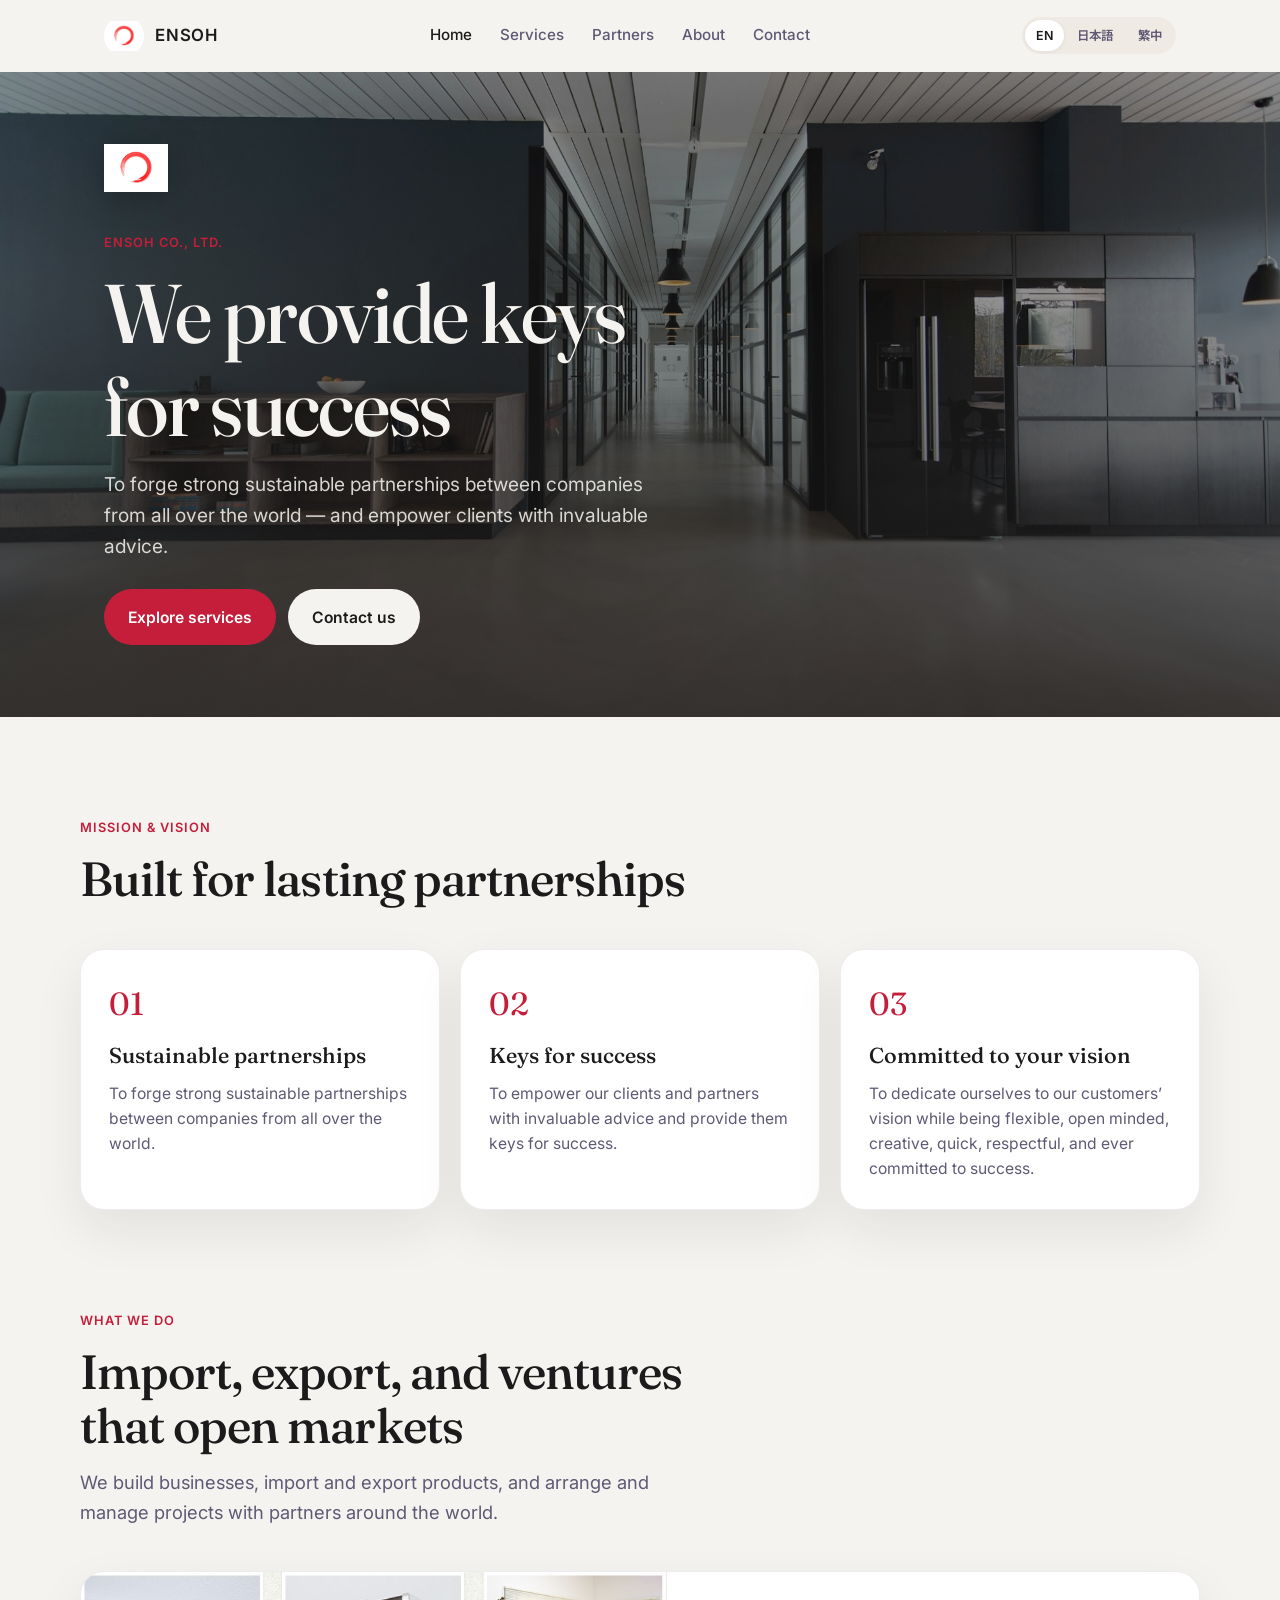
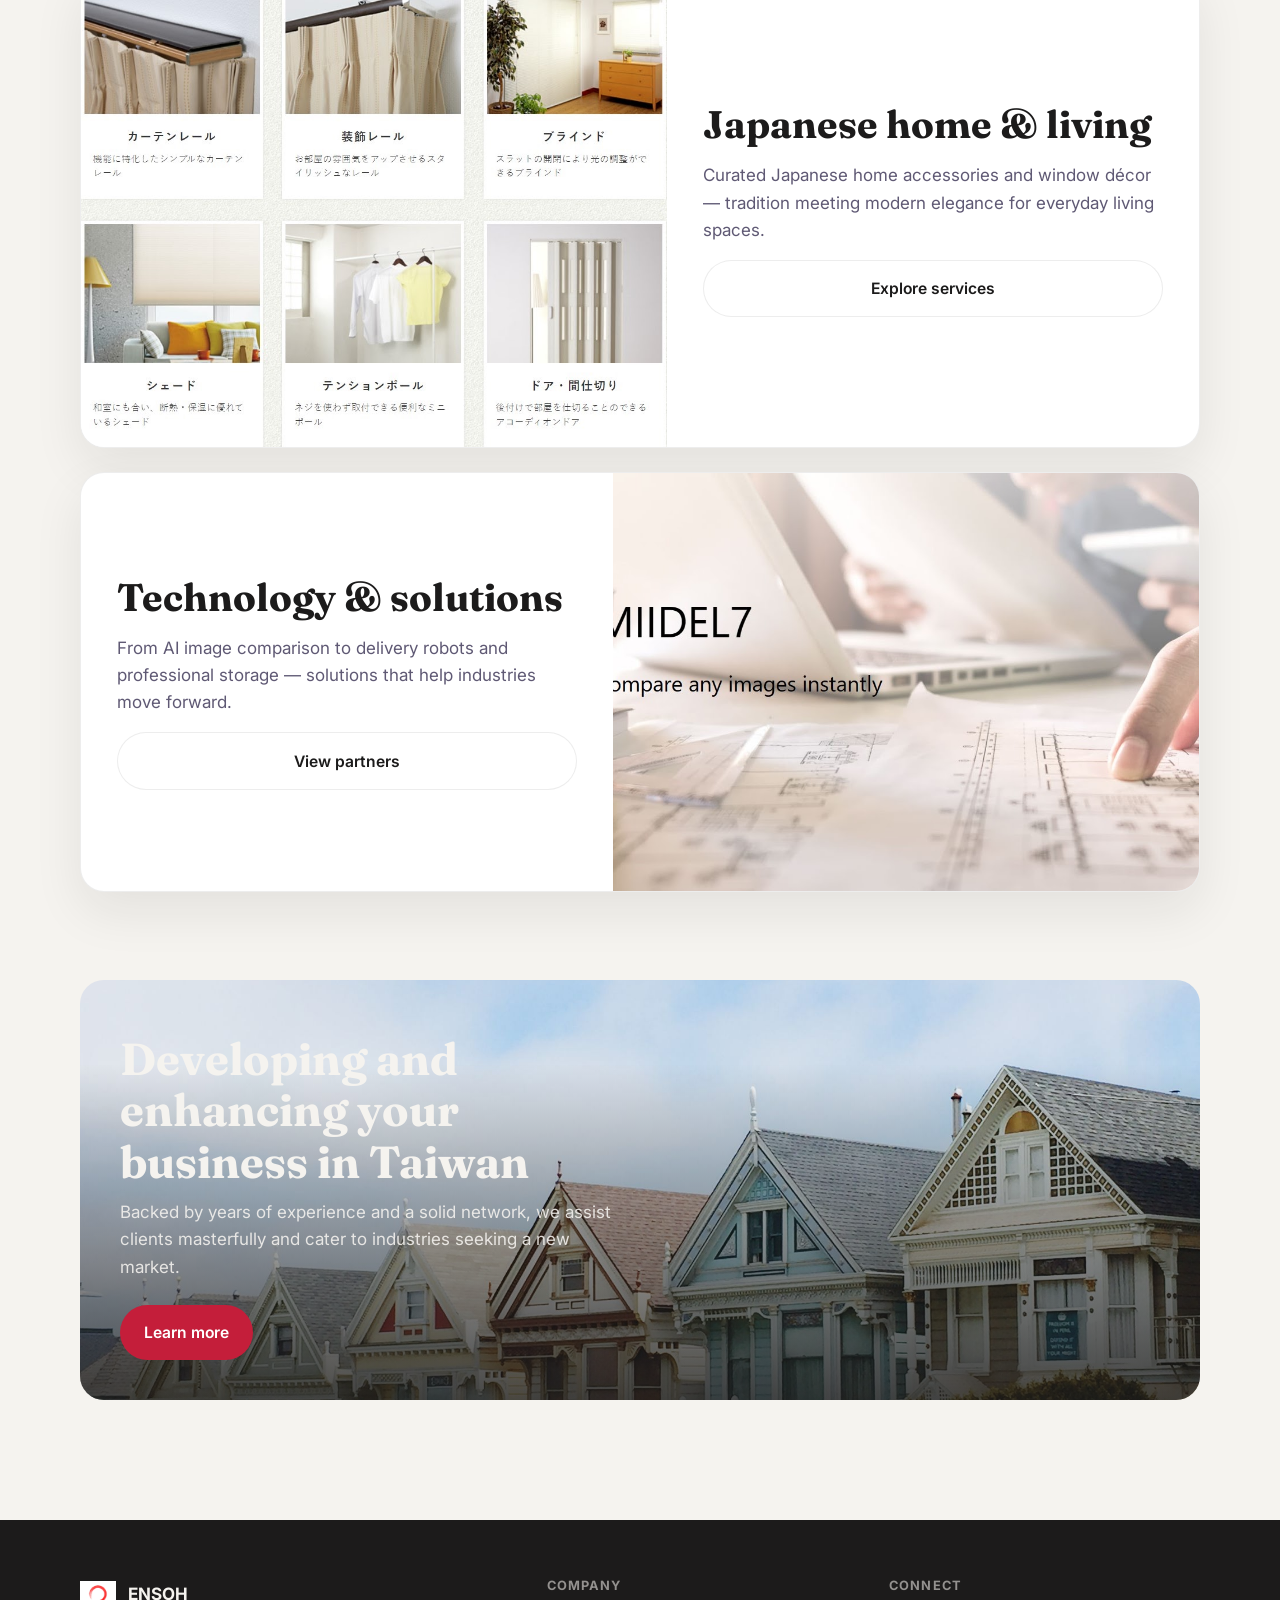
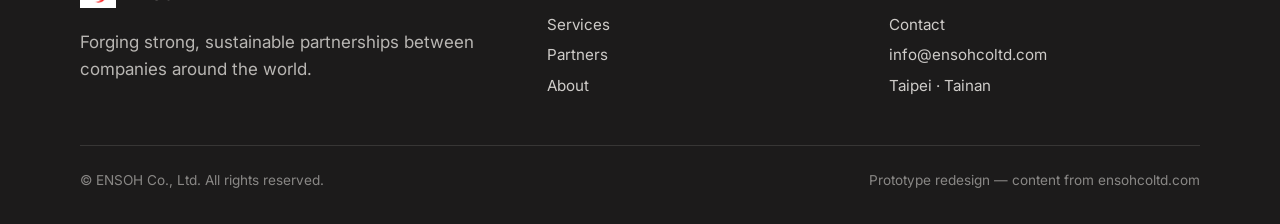
<file: index.html>
<!DOCTYPE html>
<html lang="en">
<head>
  <meta charset="utf-8">
  <meta name="viewport" content="width=device-width, initial-scale=1">
  <meta name="description" content="ENSOH Co., Ltd. — partnerships, import/export, and keys for success in Taiwan.">
  <title>ENSOH — Keys for Success</title>
  <link rel="preconnect" href="https://fonts.googleapis.com">
  <link rel="preconnect" href="https://fonts.gstatic.com" crossorigin>
  <link href="https://fonts.googleapis.com/css2?family=Fraunces:opsz,wght@9..144,500;9..144,600&family=Inter:wght@400;500;600;700&family=Noto+Sans+JP:wght@400;500;700&family=Noto+Sans+TC:wght@400;500;700&family=Noto+Serif+JP:wght@500;600&family=Noto+Serif+TC:wght@500;600&display=swap" rel="stylesheet">
  <link rel="stylesheet" href="assets/css/styles.css">
  <link rel="icon" href="assets/images/brand/enso-logo.jpg">
</head>
<body>
  <a class="skip-link" href="#main">Skip to content</a>
  <header class="site-header">
    <div class="nav-inner">
      <a class="brand" href="index.html">
        <img src="assets/images/brand/enso-logo.jpg" alt="ENSOH ensō mark" width="40" height="40">
        <span class="brand-name">ENSOH</span>
      </a>
      <nav class="nav-links" aria-label="Primary">
        <a href="index.html" aria-current="page" data-i18n="nav.home">Home</a>
        <a href="services.html"  data-i18n="nav.services">Services</a>
        <a href="partners.html"  data-i18n="nav.partners">Partners</a>
        <a href="about.html"  data-i18n="nav.about">About</a>
        <a href="contact.html"  data-i18n="nav.contact">Contact</a>
      </nav>
      <div class="nav-right">
        <div class="lang-switcher" role="group" aria-label="Language">
          <button type="button" data-lang="en" aria-pressed="true">EN</button>
          <button type="button" data-lang="ja" aria-pressed="false">日本語</button>
          <button type="button" data-lang="zh-Hant" aria-pressed="false">繁中</button>
        </div>
        <button class="nav-toggle" type="button" aria-label="Menu" aria-expanded="false"><span></span></button>
      </div>
    </div>
  </header>

  <main id="main">
    <section class="hero">
      <div class="hero-media">
        <img src="assets/images/stock/hero-zen.jpg" alt="Bright modern workspace with soft natural light">
      </div>
      <div class="hero-content">
        <img class="hero-logo-mark" src="assets/images/brand/enso-logo.jpg" alt="">
        <p class="eyebrow" data-i18n="home.eyebrow">ENSOH Co., Ltd.</p>
        <h1 class="display" data-i18n="home.heroTitle">We provide keys for success</h1>
        <p class="lead" data-i18n="home.heroLead"></p>
        <div class="btn-row">
          <a class="btn btn-primary" href="services.html" data-i18n="home.ctaServices">Explore services</a>
          <a class="btn btn-on-dark" href="contact.html" data-i18n="home.ctaContact">Contact us</a>
        </div>
      </div>
    </section>

    <section class="section">
      <div class="container">
        <div class="section-head">
          <p class="eyebrow" data-i18n="home.missionEyebrow"></p>
          <h2 class="display" data-i18n="home.missionTitle"></h2>
        </div>
        <div class="mission-grid">
          <article class="mission-card">
            <div class="num">01</div>
            <h3 data-i18n="home.m1Title"></h3>
            <p data-i18n="home.m1Body"></p>
          </article>
          <article class="mission-card">
            <div class="num">02</div>
            <h3 data-i18n="home.m2Title"></h3>
            <p data-i18n="home.m2Body"></p>
          </article>
          <article class="mission-card">
            <div class="num">03</div>
            <h3 data-i18n="home.m3Title"></h3>
            <p data-i18n="home.m3Body"></p>
          </article>
        </div>
      </div>
    </section>

    <section class="section" style="padding-top:0">
      <div class="container">
        <div class="section-head">
          <p class="eyebrow" data-i18n="home.servicesEyebrow"></p>
          <h2 class="display" data-i18n="home.servicesTitle"></h2>
          <p class="lead" data-i18n="home.servicesLead"></p>
        </div>
        <div class="feature-band" style="margin-bottom:1.5rem">
          <div class="feature-band-media">
            <img src="assets/images/brand/fullness-products.jpg" alt="Japanese home accessory product categories">
          </div>
          <div class="feature-band-body">
            <h2 data-i18n="home.feat1Title"></h2>
            <p data-i18n="home.feat1Body"></p>
            <a class="btn btn-secondary" href="services.html" data-i18n="common.exploreServices"></a>
          </div>
        </div>
        <div class="feature-band reverse">
          <div class="feature-band-media">
            <img src="assets/images/brand/miidel7.jpg" alt="MIIDEL drawing comparison software">
          </div>
          <div class="feature-band-body">
            <h2 data-i18n="home.feat2Title"></h2>
            <p data-i18n="home.feat2Body"></p>
            <a class="btn btn-secondary" href="partners.html" data-i18n="common.viewPartners"></a>
          </div>
        </div>
      </div>
    </section>

    <section class="section" style="padding-top:0">
      <div class="container">
        <div class="photo-cta">
          <img src="assets/images/stock/taipei-pexels.jpg" alt="Taipei cityscape">
          <div class="photo-cta-body">
            <h2 data-i18n="home.aboutTeaserTitle"></h2>
            <p data-i18n="home.aboutTeaserBody"></p>
            <a class="btn btn-primary" href="about.html" data-i18n="common.learnMore"></a>
          </div>
        </div>
      </div>
    </section>
  </main>
  <footer class="site-footer">
    <div class="footer-inner">
      <div>
        <div class="footer-brand">
          <img src="assets/images/brand/enso-logo.jpg" alt="" width="36" height="36">
          <strong>ENSOH</strong>
        </div>
        <p class="muted" style="color:rgba(245,243,239,.72)" data-i18n="footer.tagline"></p>
      </div>
      <div class="footer-col">
        <h4 data-i18n="footer.company">Company</h4>
        <a href="services.html" data-i18n="nav.services">Services</a>
        <a href="partners.html" data-i18n="nav.partners">Partners</a>
        <a href="about.html" data-i18n="nav.about">About</a>
      </div>
      <div class="footer-col">
        <h4 data-i18n="footer.connect">Connect</h4>
        <a href="contact.html" data-i18n="nav.contact">Contact</a>
        <a href="mailto:info@ensohcoltd.com">info@ensohcoltd.com</a>
        <p>Taipei · Tainan</p>
      </div>
    </div>
    <div class="footer-bottom">
      <span>© ENSOH Co., Ltd. <span data-i18n="footer.rights"></span></span>
      <span data-i18n="common.prototypeNote"></span>
    </div>
  </footer>
  <script src="assets/js/i18n.js"></script>
  <script src="assets/js/app.js"></script>
</body>
</html>
</file>
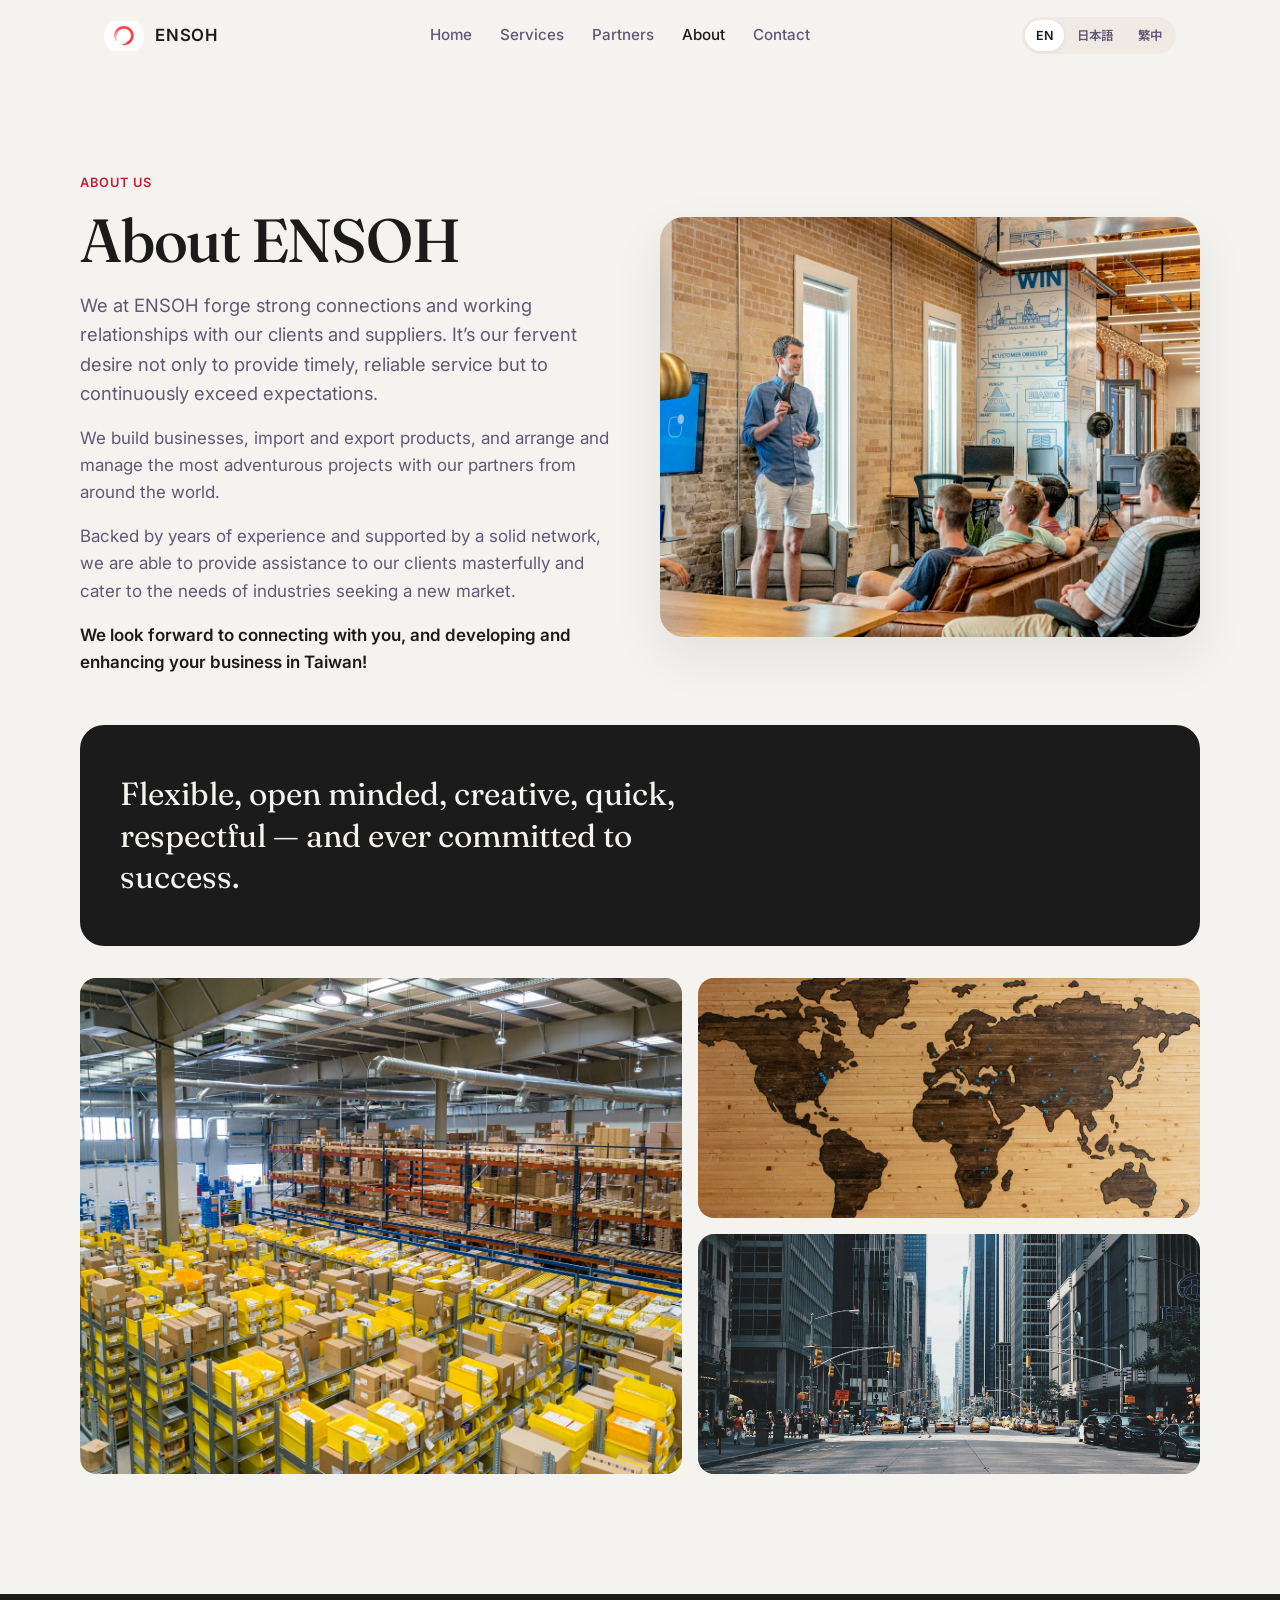
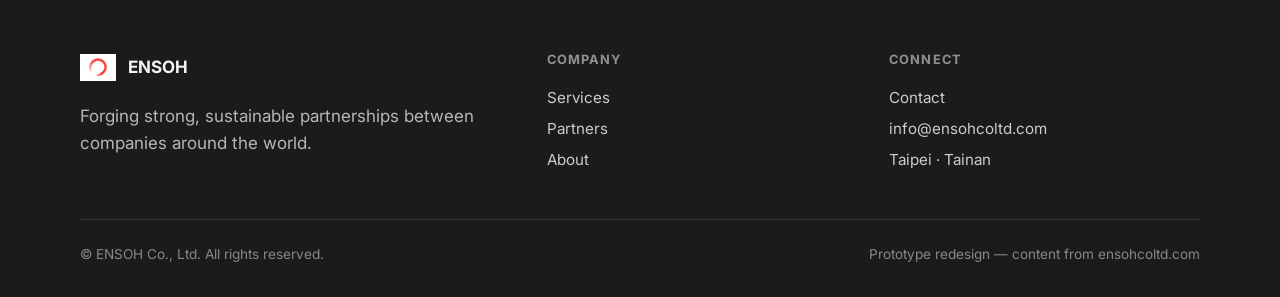
<file: about.html>
<!DOCTYPE html>
<html lang="en">
<head>
  <meta charset="utf-8">
  <meta name="viewport" content="width=device-width, initial-scale=1">
  <meta name="description" content="ENSOH Co., Ltd. — partnerships, import/export, and keys for success in Taiwan.">
  <title>ENSOH — About</title>
  <link rel="preconnect" href="https://fonts.googleapis.com">
  <link rel="preconnect" href="https://fonts.gstatic.com" crossorigin>
  <link href="https://fonts.googleapis.com/css2?family=Fraunces:opsz,wght@9..144,500;9..144,600&family=Inter:wght@400;500;600;700&family=Noto+Sans+JP:wght@400;500;700&family=Noto+Sans+TC:wght@400;500;700&family=Noto+Serif+JP:wght@500;600&family=Noto+Serif+TC:wght@500;600&display=swap" rel="stylesheet">
  <link rel="stylesheet" href="assets/css/styles.css">
  <link rel="icon" href="assets/images/brand/enso-logo.jpg">
</head>
<body>
  <a class="skip-link" href="#main">Skip to content</a>
  <header class="site-header">
    <div class="nav-inner">
      <a class="brand" href="index.html">
        <img src="assets/images/brand/enso-logo.jpg" alt="ENSOH ensō mark" width="40" height="40">
        <span class="brand-name">ENSOH</span>
      </a>
      <nav class="nav-links" aria-label="Primary">
        <a href="index.html"  data-i18n="nav.home">Home</a>
        <a href="services.html"  data-i18n="nav.services">Services</a>
        <a href="partners.html"  data-i18n="nav.partners">Partners</a>
        <a href="about.html" aria-current="page" data-i18n="nav.about">About</a>
        <a href="contact.html"  data-i18n="nav.contact">Contact</a>
      </nav>
      <div class="nav-right">
        <div class="lang-switcher" role="group" aria-label="Language">
          <button type="button" data-lang="en" aria-pressed="true">EN</button>
          <button type="button" data-lang="ja" aria-pressed="false">日本語</button>
          <button type="button" data-lang="zh-Hant" aria-pressed="false">繁中</button>
        </div>
        <button class="nav-toggle" type="button" aria-label="Menu" aria-expanded="false"><span></span></button>
      </div>
    </div>
  </header>

  <main id="main">
    <section class="section">
      <div class="container about-hero">
        <div>
          <p class="eyebrow" data-i18n="about.eyebrow"></p>
          <h1 class="display" data-i18n="about.title"></h1>
          <p class="lead" data-i18n="about.p1"></p>
          <p class="muted" data-i18n="about.p2" style="margin-top:1rem"></p>
          <p class="muted" data-i18n="about.p3" style="margin-top:1rem"></p>
          <p style="margin-top:1rem;font-weight:600" data-i18n="about.p4"></p>
        </div>
        <div class="about-hero-media">
          <img src="assets/images/stock/handshake-abstract.jpg" alt="Collaborative business meeting">
        </div>
      </div>
      <div class="container">
        <div class="quote-block">
          <p data-i18n="about.quote"></p>
        </div>
        <div class="mosaic" style="margin-top:2rem">
          <img class="tall" src="assets/images/stock/shipping.jpg" alt="Warehouse logistics">
          <img src="assets/images/stock/global.jpg" alt="World travel map">
          <img src="assets/images/stock/asia-city.jpg" alt="City skyline">
        </div>
      </div>
    </section>
  </main>
  <footer class="site-footer">
    <div class="footer-inner">
      <div>
        <div class="footer-brand">
          <img src="assets/images/brand/enso-logo.jpg" alt="" width="36" height="36">
          <strong>ENSOH</strong>
        </div>
        <p class="muted" style="color:rgba(245,243,239,.72)" data-i18n="footer.tagline"></p>
      </div>
      <div class="footer-col">
        <h4 data-i18n="footer.company">Company</h4>
        <a href="services.html" data-i18n="nav.services">Services</a>
        <a href="partners.html" data-i18n="nav.partners">Partners</a>
        <a href="about.html" data-i18n="nav.about">About</a>
      </div>
      <div class="footer-col">
        <h4 data-i18n="footer.connect">Connect</h4>
        <a href="contact.html" data-i18n="nav.contact">Contact</a>
        <a href="mailto:info@ensohcoltd.com">info@ensohcoltd.com</a>
        <p>Taipei · Tainan</p>
      </div>
    </div>
    <div class="footer-bottom">
      <span>© ENSOH Co., Ltd. <span data-i18n="footer.rights"></span></span>
      <span data-i18n="common.prototypeNote"></span>
    </div>
  </footer>
  <script src="assets/js/i18n.js"></script>
  <script src="assets/js/app.js"></script>
</body>
</html>
</file>
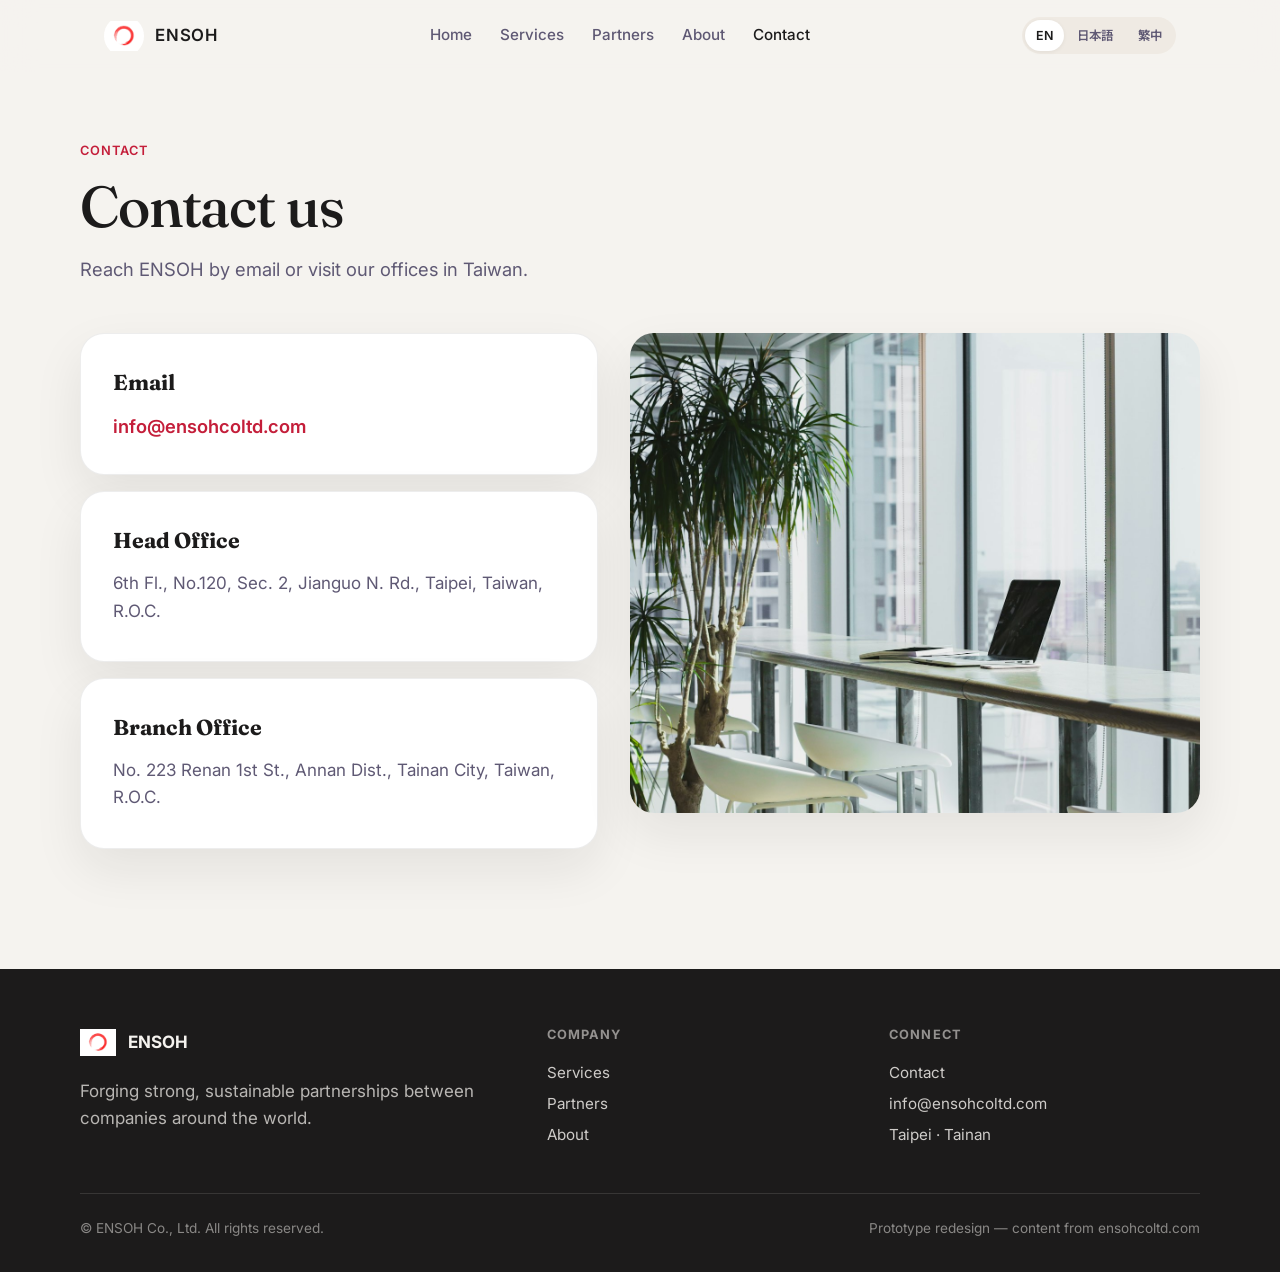
<file: contact.html>
<!DOCTYPE html>
<html lang="en">
<head>
  <meta charset="utf-8">
  <meta name="viewport" content="width=device-width, initial-scale=1">
  <meta name="description" content="ENSOH Co., Ltd. — partnerships, import/export, and keys for success in Taiwan.">
  <title>ENSOH — Contact</title>
  <link rel="preconnect" href="https://fonts.googleapis.com">
  <link rel="preconnect" href="https://fonts.gstatic.com" crossorigin>
  <link href="https://fonts.googleapis.com/css2?family=Fraunces:opsz,wght@9..144,500;9..144,600&family=Inter:wght@400;500;600;700&family=Noto+Sans+JP:wght@400;500;700&family=Noto+Sans+TC:wght@400;500;700&family=Noto+Serif+JP:wght@500;600&family=Noto+Serif+TC:wght@500;600&display=swap" rel="stylesheet">
  <link rel="stylesheet" href="assets/css/styles.css">
  <link rel="icon" href="assets/images/brand/enso-logo.jpg">
</head>
<body>
  <a class="skip-link" href="#main">Skip to content</a>
  <header class="site-header">
    <div class="nav-inner">
      <a class="brand" href="index.html">
        <img src="assets/images/brand/enso-logo.jpg" alt="ENSOH ensō mark" width="40" height="40">
        <span class="brand-name">ENSOH</span>
      </a>
      <nav class="nav-links" aria-label="Primary">
        <a href="index.html"  data-i18n="nav.home">Home</a>
        <a href="services.html"  data-i18n="nav.services">Services</a>
        <a href="partners.html"  data-i18n="nav.partners">Partners</a>
        <a href="about.html"  data-i18n="nav.about">About</a>
        <a href="contact.html" aria-current="page" data-i18n="nav.contact">Contact</a>
      </nav>
      <div class="nav-right">
        <div class="lang-switcher" role="group" aria-label="Language">
          <button type="button" data-lang="en" aria-pressed="true">EN</button>
          <button type="button" data-lang="ja" aria-pressed="false">日本語</button>
          <button type="button" data-lang="zh-Hant" aria-pressed="false">繁中</button>
        </div>
        <button class="nav-toggle" type="button" aria-label="Menu" aria-expanded="false"><span></span></button>
      </div>
    </div>
  </header>

  <main id="main">
    <section class="page-hero">
      <div class="container">
        <p class="eyebrow" data-i18n="contact.eyebrow"></p>
        <h1 class="display" data-i18n="contact.title"></h1>
        <p class="lead" data-i18n="contact.lead"></p>
      </div>
    </section>
    <section class="section" style="padding-top:1rem">
      <div class="container contact-grid">
        <div>
          <div class="contact-card">
            <h3 data-i18n="contact.emailLabel"></h3>
            <a class="email" href="mailto:info@ensohcoltd.com" data-i18n="contact.email">info@ensohcoltd.com</a>
          </div>
          <div class="contact-card">
            <h3 data-i18n="contact.headOffice"></h3>
            <p data-i18n="contact.headAddr"></p>
          </div>
          <div class="contact-card">
            <h3 data-i18n="contact.branchOffice"></h3>
            <p data-i18n="contact.branchAddr"></p>
          </div>
        </div>
        <div class="contact-visual">
          <img src="assets/images/stock/contact-workspace.jpg" alt="Bright office workspace">
        </div>
      </div>
    </section>
  </main>
  <footer class="site-footer">
    <div class="footer-inner">
      <div>
        <div class="footer-brand">
          <img src="assets/images/brand/enso-logo.jpg" alt="" width="36" height="36">
          <strong>ENSOH</strong>
        </div>
        <p class="muted" style="color:rgba(245,243,239,.72)" data-i18n="footer.tagline"></p>
      </div>
      <div class="footer-col">
        <h4 data-i18n="footer.company">Company</h4>
        <a href="services.html" data-i18n="nav.services">Services</a>
        <a href="partners.html" data-i18n="nav.partners">Partners</a>
        <a href="about.html" data-i18n="nav.about">About</a>
      </div>
      <div class="footer-col">
        <h4 data-i18n="footer.connect">Connect</h4>
        <a href="contact.html" data-i18n="nav.contact">Contact</a>
        <a href="mailto:info@ensohcoltd.com">info@ensohcoltd.com</a>
        <p>Taipei · Tainan</p>
      </div>
    </div>
    <div class="footer-bottom">
      <span>© ENSOH Co., Ltd. <span data-i18n="footer.rights"></span></span>
      <span data-i18n="common.prototypeNote"></span>
    </div>
  </footer>
  <script src="assets/js/i18n.js"></script>
  <script src="assets/js/app.js"></script>
</body>
</html>
</file>
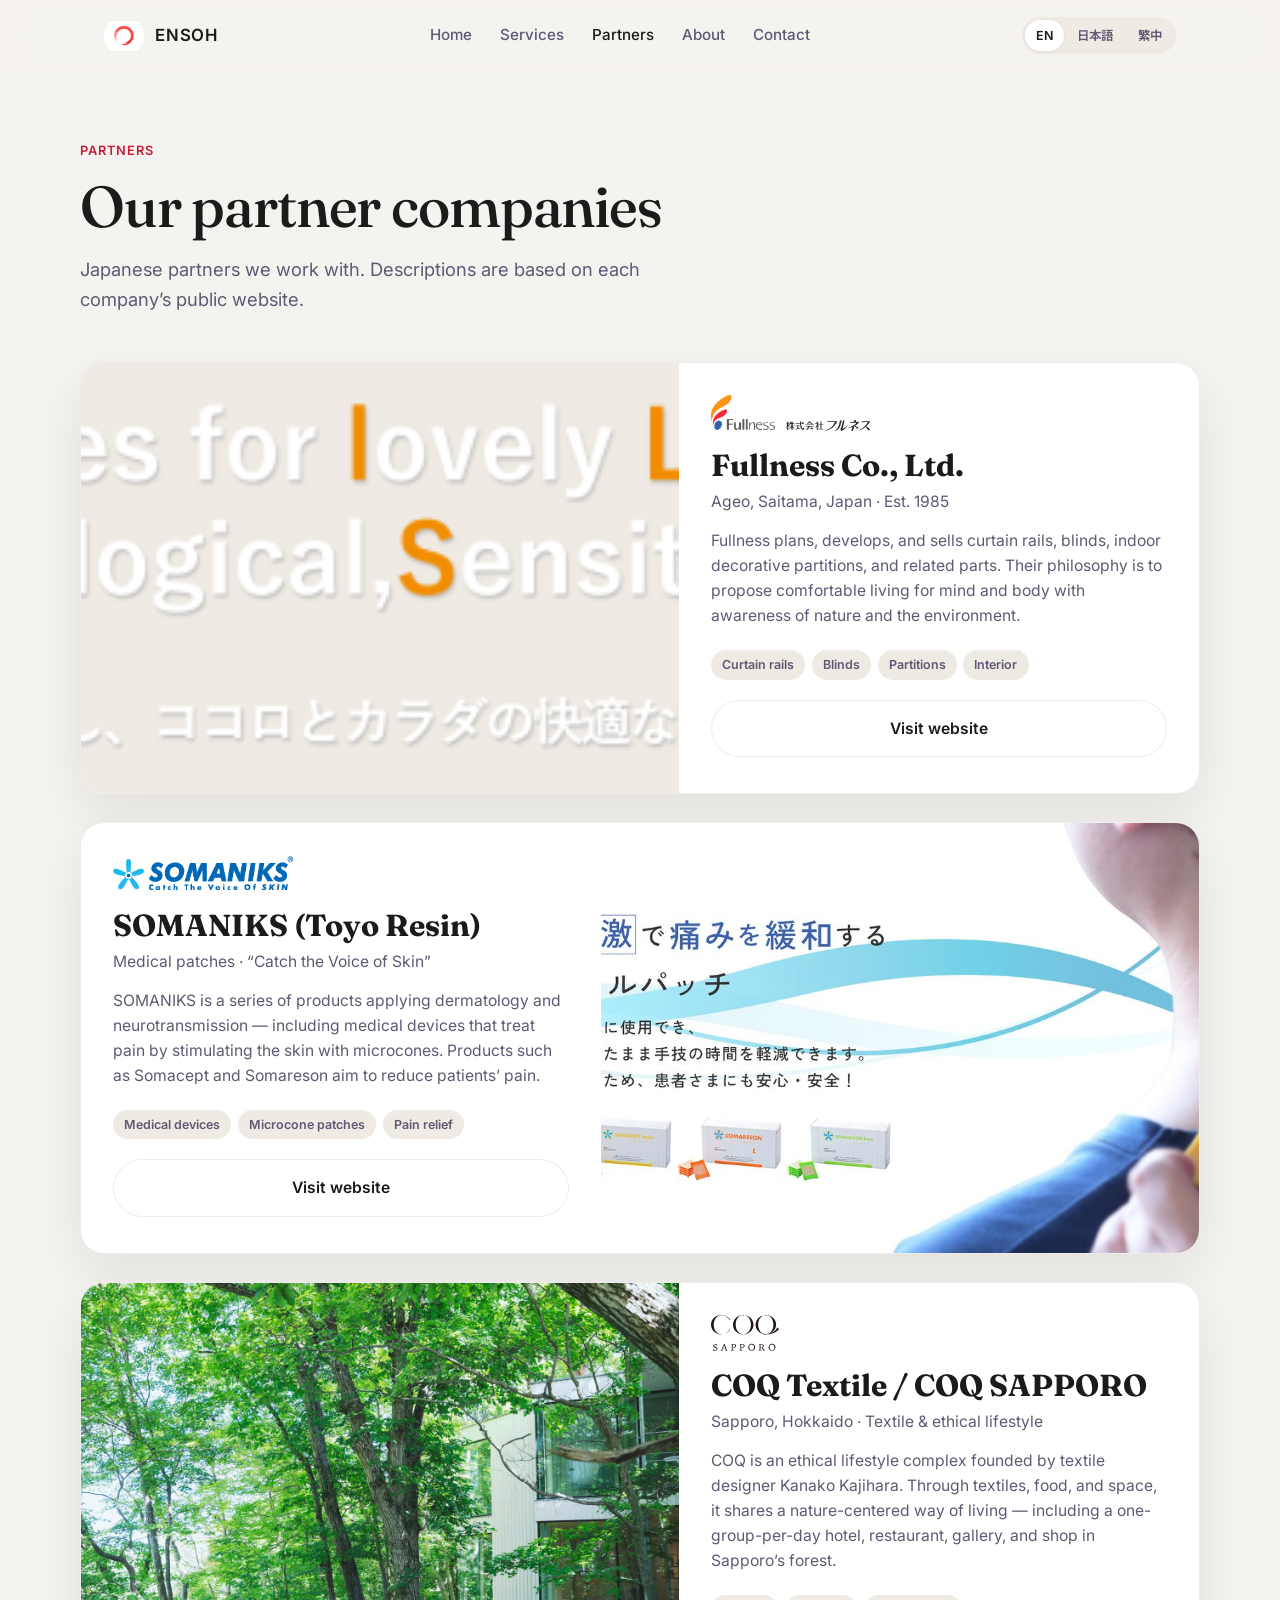
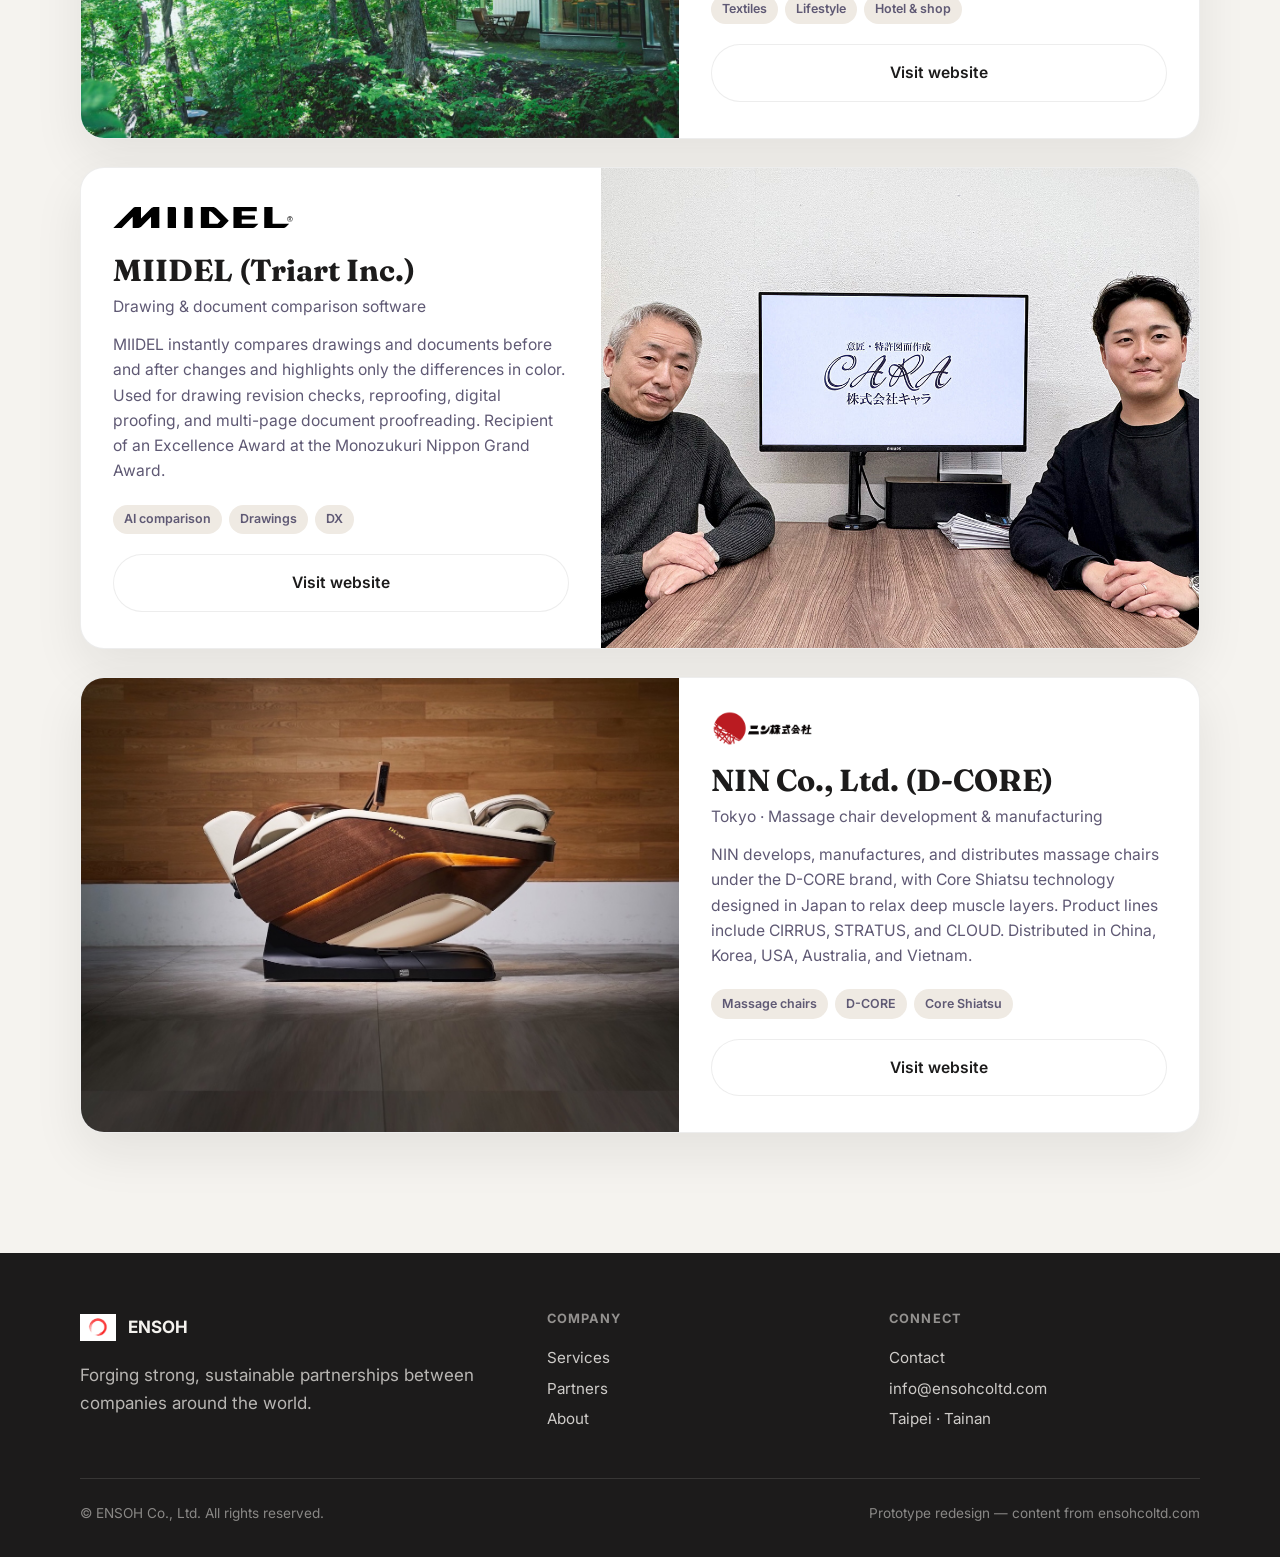
<file: partners.html>
<!DOCTYPE html>
<html lang="en">
<head>
  <meta charset="utf-8">
  <meta name="viewport" content="width=device-width, initial-scale=1">
  <meta name="description" content="ENSOH Co., Ltd. — partnerships, import/export, and keys for success in Taiwan.">
  <title>ENSOH — Partners</title>
  <link rel="preconnect" href="https://fonts.googleapis.com">
  <link rel="preconnect" href="https://fonts.gstatic.com" crossorigin>
  <link href="https://fonts.googleapis.com/css2?family=Fraunces:opsz,wght@9..144,500;9..144,600&family=Inter:wght@400;500;600;700&family=Noto+Sans+JP:wght@400;500;700&family=Noto+Sans+TC:wght@400;500;700&family=Noto+Serif+JP:wght@500;600&family=Noto+Serif+TC:wght@500;600&display=swap" rel="stylesheet">
  <link rel="stylesheet" href="assets/css/styles.css">
  <link rel="icon" href="assets/images/brand/enso-logo.jpg">
</head>
<body>
  <a class="skip-link" href="#main">Skip to content</a>
  <header class="site-header">
    <div class="nav-inner">
      <a class="brand" href="index.html">
        <img src="assets/images/brand/enso-logo.jpg" alt="ENSOH ensō mark" width="40" height="40">
        <span class="brand-name">ENSOH</span>
      </a>
      <nav class="nav-links" aria-label="Primary">
        <a href="index.html"  data-i18n="nav.home">Home</a>
        <a href="services.html"  data-i18n="nav.services">Services</a>
        <a href="partners.html" aria-current="page" data-i18n="nav.partners">Partners</a>
        <a href="about.html"  data-i18n="nav.about">About</a>
        <a href="contact.html"  data-i18n="nav.contact">Contact</a>
      </nav>
      <div class="nav-right">
        <div class="lang-switcher" role="group" aria-label="Language">
          <button type="button" data-lang="en" aria-pressed="true">EN</button>
          <button type="button" data-lang="ja" aria-pressed="false">日本語</button>
          <button type="button" data-lang="zh-Hant" aria-pressed="false">繁中</button>
        </div>
        <button class="nav-toggle" type="button" aria-label="Menu" aria-expanded="false"><span></span></button>
      </div>
    </div>
  </header>

  <main id="main">
    <section class="page-hero">
      <div class="container">
        <p class="eyebrow" data-i18n="partners.eyebrow"></p>
        <h1 class="display" data-i18n="partners.title"></h1>
        <p class="lead" data-i18n="partners.lead"></p>
      </div>
    </section>
    <section class="section" style="padding-top:1rem">
      <div class="container partners-grid">
        <article class="partner-card">
          <div class="partner-media"><img class="cover" src="assets/images/partners/fullness/mainimage.jpg" alt="Fullness interior products"></div>
          <div class="partner-body">
            <img class="partner-logo" src="assets/images/partners/fullness/logo.jpg" alt="Fullness logo">
            <h3 data-i18n="partners.p1Name"></h3>
            <p class="partner-meta" data-i18n="partners.p1Meta"></p>
            <p data-i18n="partners.p1Body"></p>
            <div class="partner-tags" data-i18n-tags="partners.p1Tags"></div>
            <a class="btn btn-secondary" data-i18n="common.visitSite" data-i18n-href="partners.p1Url" href="https://www.fullness.ne.jp/" target="_blank" rel="noopener"></a>
          </div>
        </article>
        <article class="partner-card">
          <div class="partner-media"><img class="cover" src="assets/images/partners/somaniks/hero-products.jpg" alt="SOMANIKS medical patches"></div>
          <div class="partner-body">
            <img class="partner-logo" src="assets/images/partners/somaniks/logo.png" alt="SOMANIKS logo">
            <h3 data-i18n="partners.p2Name"></h3>
            <p class="partner-meta" data-i18n="partners.p2Meta"></p>
            <p data-i18n="partners.p2Body"></p>
            <div class="partner-tags" data-i18n-tags="partners.p2Tags"></div>
            <a class="btn btn-secondary" data-i18n="common.visitSite" data-i18n-href="partners.p2Url" href="https://somaniks.jp/" target="_blank" rel="noopener"></a>
          </div>
        </article>
        <article class="partner-card">
          <div class="partner-media"><img class="cover" src="assets/images/partners/coq/hero-01.jpg" alt="COQ Sapporo natural setting"></div>
          <div class="partner-body">
            <img class="partner-logo" src="assets/images/partners/coq/logo-black.svg" alt="COQ logo">
            <h3 data-i18n="partners.p3Name"></h3>
            <p class="partner-meta" data-i18n="partners.p3Meta"></p>
            <p data-i18n="partners.p3Body"></p>
            <div class="partner-tags" data-i18n-tags="partners.p3Tags"></div>
            <a class="btn btn-secondary" data-i18n="common.visitSite" data-i18n-href="partners.p3Url" href="https://coq-textile.jp/" target="_blank" rel="noopener"></a>
          </div>
        </article>
        <article class="partner-card">
          <div class="partner-media"><img class="cover" src="assets/images/partners/miidel/hero.jpg" alt="MIIDEL product visual"></div>
          <div class="partner-body">
            <img class="partner-logo" src="assets/images/partners/miidel/logo.svg" alt="MIIDEL logo">
            <h3 data-i18n="partners.p4Name"></h3>
            <p class="partner-meta" data-i18n="partners.p4Meta"></p>
            <p data-i18n="partners.p4Body"></p>
            <div class="partner-tags" data-i18n-tags="partners.p4Tags"></div>
            <a class="btn btn-secondary" data-i18n="common.visitSite" data-i18n-href="partners.p4Url" href="https://miidel.com/" target="_blank" rel="noopener"></a>
          </div>
        </article>
        <article class="partner-card">
          <div class="partner-media"><img class="cover" src="assets/images/partners/nin/product-a1.jpg" alt="D-CORE massage chair"></div>
          <div class="partner-body">
            <img class="partner-logo" src="assets/images/partners/nin/jp-logo.png" alt="NIN logo">
            <h3 data-i18n="partners.p5Name"></h3>
            <p class="partner-meta" data-i18n="partners.p5Meta"></p>
            <p data-i18n="partners.p5Body"></p>
            <div class="partner-tags" data-i18n-tags="partners.p5Tags"></div>
            <a class="btn btn-secondary" data-i18n="common.visitSite" data-i18n-href="partners.p5Url" href="https://nin-japan.co.jp/en/" target="_blank" rel="noopener"></a>
          </div>
        </article>
      </div>
    </section>
  </main>
  <footer class="site-footer">
    <div class="footer-inner">
      <div>
        <div class="footer-brand">
          <img src="assets/images/brand/enso-logo.jpg" alt="" width="36" height="36">
          <strong>ENSOH</strong>
        </div>
        <p class="muted" style="color:rgba(245,243,239,.72)" data-i18n="footer.tagline"></p>
      </div>
      <div class="footer-col">
        <h4 data-i18n="footer.company">Company</h4>
        <a href="services.html" data-i18n="nav.services">Services</a>
        <a href="partners.html" data-i18n="nav.partners">Partners</a>
        <a href="about.html" data-i18n="nav.about">About</a>
      </div>
      <div class="footer-col">
        <h4 data-i18n="footer.connect">Connect</h4>
        <a href="contact.html" data-i18n="nav.contact">Contact</a>
        <a href="mailto:info@ensohcoltd.com">info@ensohcoltd.com</a>
        <p>Taipei · Tainan</p>
      </div>
    </div>
    <div class="footer-bottom">
      <span>© ENSOH Co., Ltd. <span data-i18n="footer.rights"></span></span>
      <span data-i18n="common.prototypeNote"></span>
    </div>
  </footer>
  <script src="assets/js/i18n.js"></script>
  <script src="assets/js/app.js"></script>
</body>
</html>
</file>
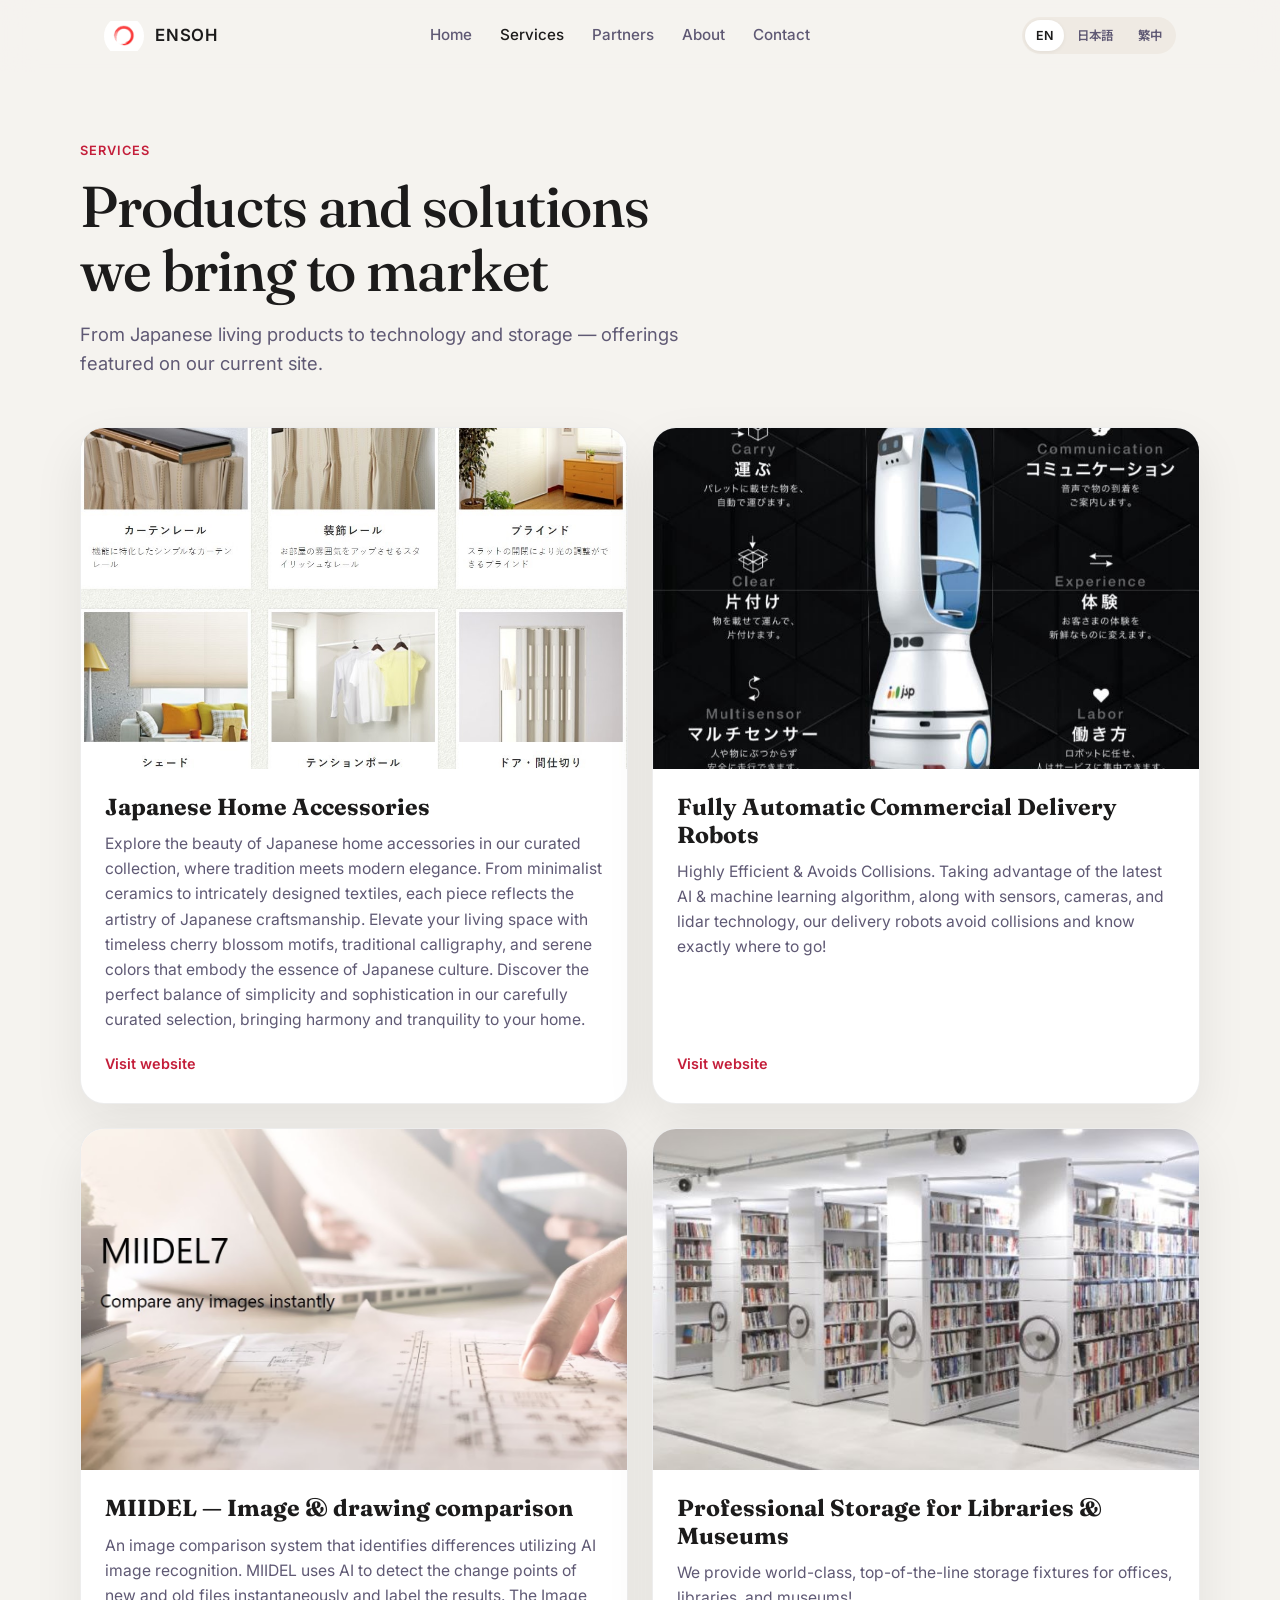
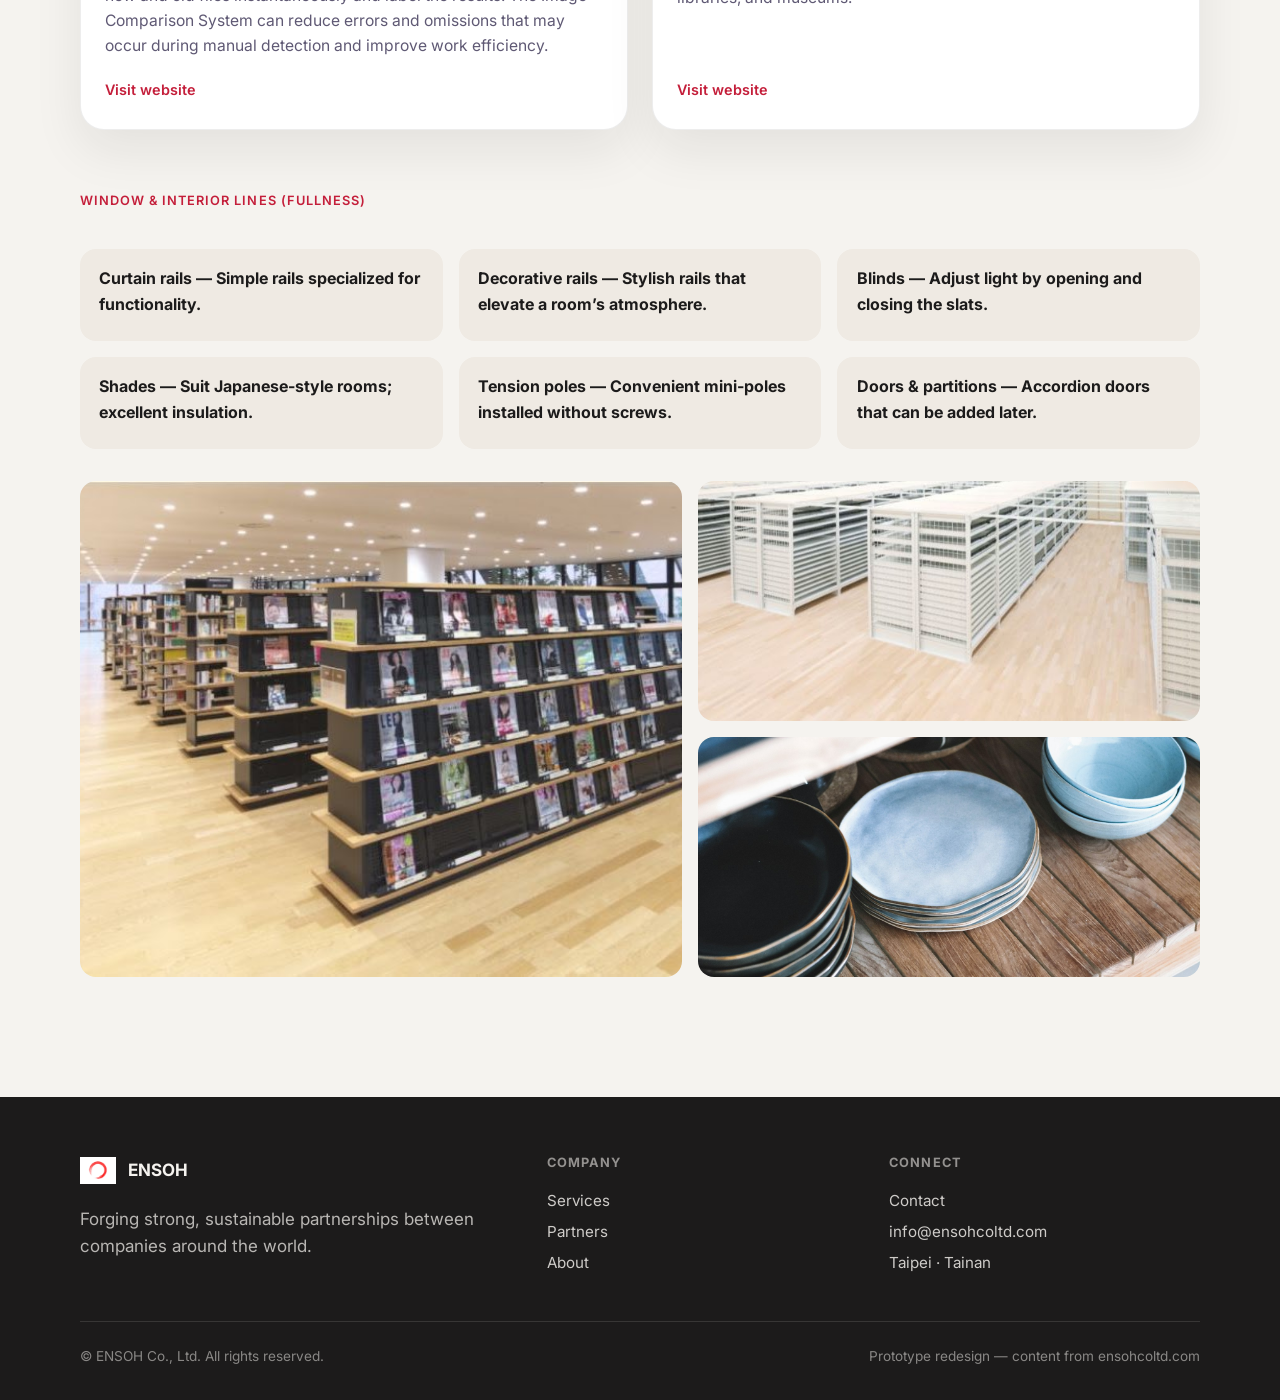
<file: services.html>
<!DOCTYPE html>
<html lang="en">
<head>
  <meta charset="utf-8">
  <meta name="viewport" content="width=device-width, initial-scale=1">
  <meta name="description" content="ENSOH Co., Ltd. — partnerships, import/export, and keys for success in Taiwan.">
  <title>ENSOH — Services</title>
  <link rel="preconnect" href="https://fonts.googleapis.com">
  <link rel="preconnect" href="https://fonts.gstatic.com" crossorigin>
  <link href="https://fonts.googleapis.com/css2?family=Fraunces:opsz,wght@9..144,500;9..144,600&family=Inter:wght@400;500;600;700&family=Noto+Sans+JP:wght@400;500;700&family=Noto+Sans+TC:wght@400;500;700&family=Noto+Serif+JP:wght@500;600&family=Noto+Serif+TC:wght@500;600&display=swap" rel="stylesheet">
  <link rel="stylesheet" href="assets/css/styles.css">
  <link rel="icon" href="assets/images/brand/enso-logo.jpg">
</head>
<body>
  <a class="skip-link" href="#main">Skip to content</a>
  <header class="site-header">
    <div class="nav-inner">
      <a class="brand" href="index.html">
        <img src="assets/images/brand/enso-logo.jpg" alt="ENSOH ensō mark" width="40" height="40">
        <span class="brand-name">ENSOH</span>
      </a>
      <nav class="nav-links" aria-label="Primary">
        <a href="index.html"  data-i18n="nav.home">Home</a>
        <a href="services.html" aria-current="page" data-i18n="nav.services">Services</a>
        <a href="partners.html"  data-i18n="nav.partners">Partners</a>
        <a href="about.html"  data-i18n="nav.about">About</a>
        <a href="contact.html"  data-i18n="nav.contact">Contact</a>
      </nav>
      <div class="nav-right">
        <div class="lang-switcher" role="group" aria-label="Language">
          <button type="button" data-lang="en" aria-pressed="true">EN</button>
          <button type="button" data-lang="ja" aria-pressed="false">日本語</button>
          <button type="button" data-lang="zh-Hant" aria-pressed="false">繁中</button>
        </div>
        <button class="nav-toggle" type="button" aria-label="Menu" aria-expanded="false"><span></span></button>
      </div>
    </div>
  </header>

  <main id="main">
    <section class="page-hero">
      <div class="container">
        <p class="eyebrow" data-i18n="services.eyebrow"></p>
        <h1 class="display" data-i18n="services.title"></h1>
        <p class="lead" data-i18n="services.lead"></p>
      </div>
    </section>
    <section class="section" style="padding-top:1rem">
      <div class="container card-grid">
        <article class="service-card">
          <div class="service-card-media"><img src="assets/images/brand/fullness-products.jpg" alt="Japanese home accessories"></div>
          <div class="service-card-body">
            <h3 data-i18n="services.s1Title"></h3>
            <p data-i18n="services.s1Body"></p>
            <a class="partner-link" data-i18n="common.visitSite" data-i18n-href="services.s1Link" href="https://www.fullness.ne.jp/" target="_blank" rel="noopener"></a>
          </div>
        </article>
        <article class="service-card">
          <div class="service-card-media"><img src="assets/images/brand/jsp-robot.jpg" alt="Commercial delivery robot"></div>
          <div class="service-card-body">
            <h3 data-i18n="services.s2Title"></h3>
            <p data-i18n="services.s2Body"></p>
            <a class="partner-link" data-i18n="common.visitSite" data-i18n-href="services.s2Link" href="https://www.jspsolution.com/" target="_blank" rel="noopener"></a>
          </div>
        </article>
        <article class="service-card">
          <div class="service-card-media"><img src="assets/images/brand/miidel7.jpg" alt="MIIDEL software"></div>
          <div class="service-card-body">
            <h3 data-i18n="services.s3Title"></h3>
            <p data-i18n="services.s3Body"></p>
            <a class="partner-link" data-i18n="common.visitSite" data-i18n-href="services.s3Link" href="https://miidel.com/en/" target="_blank" rel="noopener"></a>
          </div>
        </article>
        <article class="service-card">
          <div class="service-card-media"><img src="assets/images/brand/storage-mobile.jpg" alt="Library mobile shelving"></div>
          <div class="service-card-body">
            <h3 data-i18n="services.s4Title"></h3>
            <p data-i18n="services.s4Body"></p>
            <a class="partner-link" data-i18n="common.visitSite" data-i18n-href="services.s4Link" href="https://www.kongo-corp.co.jp/international/index.html" target="_blank" rel="noopener"></a>
          </div>
        </article>
      </div>
      <div class="container" style="margin-top:3rem">
        <p class="eyebrow" data-i18n="services.subEyebrow"></p>
        <div class="subcard-grid">
          <div class="subcard"><h4 data-i18n="services.sub1"></h4></div>
          <div class="subcard"><h4 data-i18n="services.sub2"></h4></div>
          <div class="subcard"><h4 data-i18n="services.sub3"></h4></div>
          <div class="subcard"><h4 data-i18n="services.sub4"></h4></div>
          <div class="subcard"><h4 data-i18n="services.sub5"></h4></div>
          <div class="subcard"><h4 data-i18n="services.sub6"></h4></div>
        </div>
        <div class="mosaic" style="margin-top:2rem">
          <img class="tall" src="assets/images/brand/storage-library.jpg" alt="Library shelving">
          <img src="assets/images/brand/storage-warehouse.jpg" alt="Storage warehouse">
          <img src="assets/images/stock/ceramics.jpg" alt="Ceramic vessels">
        </div>
      </div>
    </section>
  </main>
  <footer class="site-footer">
    <div class="footer-inner">
      <div>
        <div class="footer-brand">
          <img src="assets/images/brand/enso-logo.jpg" alt="" width="36" height="36">
          <strong>ENSOH</strong>
        </div>
        <p class="muted" style="color:rgba(245,243,239,.72)" data-i18n="footer.tagline"></p>
      </div>
      <div class="footer-col">
        <h4 data-i18n="footer.company">Company</h4>
        <a href="services.html" data-i18n="nav.services">Services</a>
        <a href="partners.html" data-i18n="nav.partners">Partners</a>
        <a href="about.html" data-i18n="nav.about">About</a>
      </div>
      <div class="footer-col">
        <h4 data-i18n="footer.connect">Connect</h4>
        <a href="contact.html" data-i18n="nav.contact">Contact</a>
        <a href="mailto:info@ensohcoltd.com">info@ensohcoltd.com</a>
        <p>Taipei · Tainan</p>
      </div>
    </div>
    <div class="footer-bottom">
      <span>© ENSOH Co., Ltd. <span data-i18n="footer.rights"></span></span>
      <span data-i18n="common.prototypeNote"></span>
    </div>
  </footer>
  <script src="assets/js/i18n.js"></script>
  <script src="assets/js/app.js"></script>
</body>
</html>
</file>
<file: assets/css/styles.css>
/* ENSOH prototype — Wealthsimple-inspired visual style (not a copy).
   Warm neutrals, generous whitespace, bold headlines, vermillion accent from Enso logo. */

:root {
  --bg: #f5f3ef;
  --bg-elevated: #ffffff;
  --bg-soft: #efeae3;
  --bg-dark: #1c1b1b;
  --text: #1c1b1b;
  --text-muted: #5f5974;
  --text-on-dark: #f5f3ef;
  --accent: #c41e3a;
  --accent-hover: #9e1830;
  --accent-soft: #f8e6ea;
  --border: rgba(28, 27, 27, 0.08);
  --shadow: 0 20px 50px rgba(28, 27, 27, 0.08);
  --radius: 24px;
  --radius-sm: 16px;
  --nav-h: 72px;
  --max: 1120px;
  --font-sans: "Inter", "Noto Sans JP", "Noto Sans TC", system-ui, sans-serif;
  --font-display: "Fraunces", "Noto Serif JP", "Noto Serif TC", Georgia, serif;
}

*, *::before, *::after { box-sizing: border-box; }
html { scroll-behavior: smooth; }
body {
  margin: 0;
  font-family: var(--font-sans);
  font-size: 17px;
  line-height: 1.6;
  color: var(--text);
  background: var(--bg);
  -webkit-font-smoothing: antialiased;
}
img { max-width: 100%; height: auto; display: block; }
a { color: inherit; text-decoration: none; }
button { font: inherit; cursor: pointer; border: none; background: none; }
ul { margin: 0; padding: 0; list-style: none; }

.skip-link {
  position: absolute; left: -9999px; top: 0; z-index: 1000;
  background: var(--accent); color: #fff; padding: 0.75rem 1rem;
}
.skip-link:focus { left: 1rem; top: 1rem; }

/* Nav */
.site-header {
  position: sticky; top: 0; z-index: 100;
  height: var(--nav-h);
  background: rgba(245, 243, 239, 0.86);
  backdrop-filter: blur(16px);
  border-bottom: 1px solid transparent;
  transition: border-color .2s, background .2s;
}
.site-header.scrolled { border-bottom-color: var(--border); background: rgba(245, 243, 239, 0.95); }
.nav-inner {
  max-width: var(--max);
  margin: 0 auto;
  padding: 0 1.5rem;
  height: 100%;
  display: flex;
  align-items: center;
  justify-content: space-between;
  gap: 1rem;
}
.brand {
  display: flex; align-items: center; gap: 0.7rem;
  font-weight: 600; letter-spacing: 0.04em;
}
.brand img {
  width: 40px; height: 40px; object-fit: contain;
  border-radius: 50%;
}
.brand-name { font-size: 1.05rem; }

.nav-links {
  display: flex; align-items: center; gap: 1.75rem;
}
.nav-links a {
  color: var(--text-muted);
  font-size: 0.95rem;
  font-weight: 500;
  transition: color .15s;
}
.nav-links a:hover, .nav-links a[aria-current="page"] { color: var(--text); }

.nav-right { display: flex; align-items: center; gap: 0.75rem; }

.lang-switcher {
  display: inline-flex;
  background: var(--bg-soft);
  border-radius: 999px;
  padding: 3px;
  gap: 2px;
}
.lang-switcher button {
  border-radius: 999px;
  padding: 0.35rem 0.7rem;
  font-size: 0.78rem;
  font-weight: 600;
  color: var(--text-muted);
  transition: background .15s, color .15s;
}
.lang-switcher button[aria-pressed="true"] {
  background: var(--bg-elevated);
  color: var(--text);
  box-shadow: 0 1px 4px rgba(0,0,0,.06);
}
.lang-switcher button:hover { color: var(--text); }

.nav-toggle {
  display: none;
  width: 44px; height: 44px;
  border-radius: 12px;
  align-items: center; justify-content: center;
  background: var(--bg-soft);
}
.nav-toggle span {
  display: block; width: 18px; height: 2px; background: var(--text);
  position: relative;
}
.nav-toggle span::before, .nav-toggle span::after {
  content: ""; position: absolute; left: 0; width: 18px; height: 2px; background: var(--text);
}
.nav-toggle span::before { top: -6px; }
.nav-toggle span::after { top: 6px; }

@media (max-width: 860px) {
  .nav-toggle { display: inline-flex; }
  .nav-links {
    position: fixed; inset: var(--nav-h) 0 auto 0;
    background: var(--bg);
    flex-direction: column; align-items: stretch;
    padding: 1rem 1.5rem 1.5rem;
    gap: 0;
    border-bottom: 1px solid var(--border);
    display: none;
  }
  .nav-links.open { display: flex; }
  .nav-links a {
    padding: 0.9rem 0;
    border-bottom: 1px solid var(--border);
  }
}

/* Typography */
.display {
  font-family: var(--font-display);
  font-weight: 500;
  letter-spacing: -0.02em;
  line-height: 1.12;
  margin: 0;
}
.eyebrow {
  display: inline-block;
  font-size: 0.8rem;
  font-weight: 600;
  letter-spacing: 0.08em;
  text-transform: uppercase;
  color: var(--accent);
  margin-bottom: 0.85rem;
}
.lead {
  font-size: 1.15rem;
  color: var(--text-muted);
  max-width: 38rem;
  margin: 1rem 0 0;
}
.muted { color: var(--text-muted); }

/* Buttons — no login / account CTAs */
.btn {
  display: inline-flex; align-items: center; justify-content: center; gap: 0.5rem;
  padding: 0.95rem 1.5rem;
  border-radius: 999px;
  font-weight: 600;
  font-size: 0.98rem;
  transition: transform .15s, background .15s, color .15s;
}
.btn:hover { transform: translateY(-1px); }
.btn-primary { background: var(--accent); color: #fff; }
.btn-primary:hover { background: var(--accent-hover); }
.btn-secondary { background: var(--bg-elevated); color: var(--text); border: 1px solid var(--border); }
.btn-secondary:hover { background: var(--bg-soft); }
.btn-ghost { color: var(--text); padding-inline: 0.5rem; }
.btn-ghost:hover { color: var(--accent); }
.btn-on-dark { background: var(--bg); color: var(--text); }
.btn-on-dark:hover { background: #fff; }

.btn-row { display: flex; flex-wrap: wrap; gap: 0.75rem; margin-top: 1.75rem; }

/* Layout */
.section {
  padding: 5.5rem 1.5rem;
}
.section-sm { padding: 3.5rem 1.5rem; }
.container {
  max-width: var(--max);
  margin: 0 auto;
}
.section-head {
  max-width: 40rem;
  margin-bottom: 2.75rem;
}
.section-head .display { font-size: clamp(2rem, 4vw, 3rem); }

/* Hero */
.hero {
  position: relative;
  min-height: calc(100vh - var(--nav-h));
  min-height: 640px;
  display: flex;
  align-items: flex-end;
  overflow: hidden;
  color: var(--text-on-dark);
}
.hero-media {
  position: absolute; inset: 0;
}
.hero-media img {
  width: 100%; height: 100%; object-fit: cover;
}
.hero-media::after {
  content: "";
  position: absolute; inset: 0;
  background:
    linear-gradient(180deg, rgba(28,27,27,0.25) 0%, rgba(28,27,27,0.55) 45%, rgba(28,27,27,0.78) 100%);
}
.hero-content {
  position: relative;
  max-width: var(--max);
  margin: 0 auto;
  padding: 4rem 1.5rem 4.5rem;
  width: 100%;
}
.hero .display {
  font-size: clamp(2.8rem, 7vw, 5.2rem);
  max-width: 12ch;
}
.hero .lead {
  color: rgba(245,243,239,0.86);
  font-size: 1.2rem;
  max-width: 34rem;
}
.hero-logo-mark {
  width: 64px; height: 64px; object-fit: contain;
  margin-bottom: 1.25rem;
  filter: drop-shadow(0 4px 16px rgba(0,0,0,.25));
}

/* Mission cards */
.mission-grid {
  display: grid;
  grid-template-columns: repeat(3, 1fr);
  gap: 1.25rem;
}
@media (max-width: 860px) {
  .mission-grid { grid-template-columns: 1fr; }
}
.mission-card {
  background: var(--bg-elevated);
  border-radius: var(--radius);
  padding: 1.75rem;
  border: 1px solid var(--border);
  box-shadow: var(--shadow);
  min-height: 220px;
}
.mission-card .num {
  font-family: var(--font-display);
  font-size: 2rem;
  color: var(--accent);
  margin-bottom: 0.75rem;
}
.mission-card h3 {
  font-family: var(--font-display);
  font-size: 1.35rem;
  font-weight: 500;
  margin: 0 0 0.75rem;
  line-height: 1.25;
}
.mission-card p { margin: 0; color: var(--text-muted); font-size: 0.98rem; }

/* Visual feature strip */
.feature-band {
  display: grid;
  grid-template-columns: 1.1fr 1fr;
  gap: 0;
  background: var(--bg-elevated);
  border-radius: var(--radius);
  overflow: hidden;
  border: 1px solid var(--border);
  box-shadow: var(--shadow);
  min-height: 420px;
}
.feature-band.reverse { direction: rtl; }
.feature-band.reverse > * { direction: ltr; }
.feature-band-media { min-height: 320px; }
.feature-band-media img {
  width: 100%; height: 100%; object-fit: cover; min-height: 320px;
}
.feature-band-body {
  padding: 2.5rem 2.25rem;
  display: flex; flex-direction: column; justify-content: center;
}
.feature-band-body h2 {
  font-family: var(--font-display);
  font-size: clamp(1.8rem, 3vw, 2.4rem);
  margin: 0 0 1rem;
  line-height: 1.15;
}
.feature-band-body p { color: var(--text-muted); margin: 0 0 1rem; }
@media (max-width: 860px) {
  .feature-band, .feature-band.reverse { grid-template-columns: 1fr; direction: ltr; }
}

/* Service cards */
.card-grid {
  display: grid;
  grid-template-columns: repeat(2, 1fr);
  gap: 1.5rem;
}
@media (max-width: 760px) {
  .card-grid { grid-template-columns: 1fr; }
}
.service-card {
  background: var(--bg-elevated);
  border-radius: var(--radius);
  overflow: hidden;
  border: 1px solid var(--border);
  box-shadow: var(--shadow);
  display: flex;
  flex-direction: column;
  transition: transform .2s;
}
.service-card:hover { transform: translateY(-4px); }
.service-card-media {
  aspect-ratio: 16 / 10;
  overflow: hidden;
  background: var(--bg-soft);
}
.service-card-media img {
  width: 100%; height: 100%; object-fit: cover;
}
.service-card-body { padding: 1.5rem 1.5rem 1.75rem; flex: 1; display: flex; flex-direction: column; }
.service-card h3 {
  font-family: var(--font-display);
  font-size: 1.45rem;
  margin: 0 0 0.65rem;
  line-height: 1.2;
}
.service-card p { color: var(--text-muted); margin: 0 0 1.25rem; flex: 1; font-size: 0.98rem; }
.service-card .partner-link {
  font-size: 0.9rem; font-weight: 600; color: var(--accent);
}
.service-card .partner-link:hover { text-decoration: underline; }

/* Full-bleed photo section */
.photo-cta {
  position: relative;
  border-radius: var(--radius);
  overflow: hidden;
  min-height: 420px;
  display: flex; align-items: flex-end;
  color: var(--text-on-dark);
}
.photo-cta img {
  position: absolute; inset: 0; width: 100%; height: 100%; object-fit: cover;
}
.photo-cta::after {
  content: ""; position: absolute; inset: 0;
  background: linear-gradient(180deg, transparent 20%, rgba(28,27,27,.78) 100%);
}
.photo-cta-body {
  position: relative; z-index: 1;
  padding: 2.5rem;
  max-width: 36rem;
}
.photo-cta-body h2 {
  font-family: var(--font-display);
  font-size: clamp(1.9rem, 3.5vw, 2.8rem);
  margin: 0 0 0.75rem;
  line-height: 1.15;
}
.photo-cta-body p { margin: 0 0 1.5rem; color: rgba(245,243,239,.88); }

/* About page */
.about-hero {
  display: grid;
  grid-template-columns: 1fr 1fr;
  gap: 2.5rem;
  align-items: center;
}
.about-hero-media {
  border-radius: var(--radius);
  overflow: hidden;
  min-height: 420px;
  box-shadow: var(--shadow);
}
.about-hero-media img { width: 100%; height: 100%; object-fit: cover; min-height: 420px; }
.about-hero .display { font-size: clamp(2.4rem, 5vw, 3.8rem); }
@media (max-width: 860px) {
  .about-hero { grid-template-columns: 1fr; }
}

.quote-block {
  background: var(--bg-dark);
  color: var(--text-on-dark);
  border-radius: var(--radius);
  padding: 3rem 2.5rem;
  margin-top: 2rem;
}
.quote-block p {
  font-family: var(--font-display);
  font-size: clamp(1.5rem, 3vw, 2rem);
  line-height: 1.3;
  margin: 0;
  max-width: 28ch;
}

.mosaic {
  display: grid;
  grid-template-columns: 1.2fr 1fr;
  grid-template-rows: 240px 240px;
  gap: 1rem;
}
.mosaic img {
  width: 100%; height: 100%; object-fit: cover;
  border-radius: var(--radius-sm);
}
.mosaic .tall { grid-row: span 2; }
@media (max-width: 700px) {
  .mosaic { grid-template-columns: 1fr 1fr; grid-template-rows: 180px 180px; }
  .mosaic .tall { grid-row: span 1; grid-column: span 2; height: 220px; }
}

/* Contact */
.contact-grid {
  display: grid;
  grid-template-columns: 1fr 1.1fr;
  gap: 2rem;
  align-items: start;
}
.contact-card {
  background: var(--bg-elevated);
  border-radius: var(--radius);
  padding: 2rem;
  border: 1px solid var(--border);
  box-shadow: var(--shadow);
}
.contact-card + .contact-card { margin-top: 1rem; }
.contact-card h3 {
  font-family: var(--font-display);
  font-size: 1.35rem;
  margin: 0 0 0.75rem;
}
.contact-card p, .contact-card a { color: var(--text-muted); margin: 0.25rem 0; }
.contact-card a.email {
  color: var(--accent); font-weight: 600; font-size: 1.15rem;
}
.contact-visual {
  border-radius: var(--radius);
  overflow: hidden;
  min-height: 480px;
  box-shadow: var(--shadow);
}
.contact-visual img { width: 100%; height: 100%; object-fit: cover; min-height: 480px; }
@media (max-width: 860px) {
  .contact-grid { grid-template-columns: 1fr; }
}

/* Page hero (inner pages) */
.page-hero {
  padding: 3.5rem 1.5rem 2rem;
}
.page-hero .display { font-size: clamp(2.4rem, 5vw, 3.6rem); max-width: 16ch; }
.page-hero .lead { margin-top: 1rem; }

/* Product subcards (Fullness categories from original JP image) */
.subcard-grid {
  display: grid;
  grid-template-columns: repeat(3, 1fr);
  gap: 1rem;
  margin-top: 1.5rem;
}
@media (max-width: 860px) {
  .subcard-grid { grid-template-columns: 1fr 1fr; }
}
@media (max-width: 520px) {
  .subcard-grid { grid-template-columns: 1fr; }
}
.subcard {
  background: var(--bg-soft);
  border-radius: var(--radius-sm);
  padding: 1.1rem 1.2rem;
}
.subcard h4 { margin: 0 0 0.35rem; font-size: 1rem; }
.subcard p { margin: 0; font-size: 0.88rem; color: var(--text-muted); }

/* Footer */
.site-footer {
  background: var(--bg-dark);
  color: var(--text-on-dark);
  padding: 3.5rem 1.5rem 2rem;
  margin-top: 2rem;
}
.footer-inner {
  max-width: var(--max);
  margin: 0 auto;
  display: grid;
  grid-template-columns: 1.4fr 1fr 1fr;
  gap: 2rem;
}
.footer-brand {
  display: flex; align-items: center; gap: 0.75rem;
  margin-bottom: 1rem;
}
.footer-brand img { width: 36px; height: 36px; object-fit: contain; }
.footer-col h4 {
  font-size: 0.8rem; letter-spacing: 0.08em; text-transform: uppercase;
  color: rgba(245,243,239,.55); margin: 0 0 1rem;
}
.footer-col a, .footer-col p {
  display: block; color: rgba(245,243,239,.82); margin: 0.4rem 0; font-size: 0.95rem;
}
.footer-col a:hover { color: #fff; }
.footer-bottom {
  max-width: var(--max);
  margin: 2.5rem auto 0;
  padding-top: 1.5rem;
  border-top: 1px solid rgba(245,243,239,.12);
  font-size: 0.85rem;
  color: rgba(245,243,239,.5);
  display: flex; flex-wrap: wrap; justify-content: space-between; gap: 0.75rem;
}
@media (max-width: 760px) {
  .footer-inner { grid-template-columns: 1fr; }
}

/* Placeholder marker for missing content */
.placeholder-note {
  display: inline-block;
  margin-top: 0.75rem;
  padding: 0.5rem 0.75rem;
  background: #fff3cd;
  color: #6b5300;
  border-radius: 8px;
  font-size: 0.85rem;
  font-style: italic;
}

[lang="ja"] body, body[data-lang="ja"],
[lang="zh-Hant"] body, body[data-lang="zh-Hant"] {
  /* CJK gets slightly looser leading */
  line-height: 1.7;
}
body[data-lang="ja"] .display,
body[data-lang="zh-Hant"] .display {
  letter-spacing: 0;
  line-height: 1.25;
}

/* Partners */
.partners-grid {
  display: grid;
  grid-template-columns: 1fr;
  gap: 1.75rem;
}
.partner-card {
  display: grid;
  grid-template-columns: 1.15fr 1fr;
  gap: 0;
  background: var(--bg-elevated);
  border-radius: var(--radius);
  overflow: hidden;
  border: 1px solid var(--border);
  box-shadow: var(--shadow);
  min-height: 360px;
}
.partner-card:nth-child(even) { direction: rtl; }
.partner-card:nth-child(even) > * { direction: ltr; }
.partner-media { min-height: 280px; position: relative; background: var(--bg-soft); }
.partner-media img.cover {
  width: 100%; height: 100%; object-fit: cover; min-height: 280px;
}
.partner-body {
  padding: 2rem 2rem 2.25rem;
  display: flex; flex-direction: column; justify-content: center;
}
.partner-logo {
  height: 36px; width: auto; object-fit: contain; object-position: left center;
  margin-bottom: 1rem; max-width: 180px;
}
.partner-body h3 {
  font-family: var(--font-display);
  font-size: clamp(1.5rem, 2.5vw, 1.9rem);
  margin: 0 0 0.35rem; line-height: 1.2;
}
.partner-meta {
  font-size: 0.88rem; color: var(--text-muted); margin: 0 0 1rem;
}
.partner-body p { color: var(--text-muted); margin: 0 0 0.85rem; font-size: 0.98rem; }
.partner-tags { display: flex; flex-wrap: wrap; gap: 0.4rem; margin: 0.5rem 0 1.25rem; }
.partner-tags span {
  background: var(--bg-soft); border-radius: 999px; padding: 0.3rem 0.7rem;
  font-size: 0.78rem; font-weight: 600; color: var(--text-muted);
}
@media (max-width: 860px) {
  .partner-card, .partner-card:nth-child(even) {
    grid-template-columns: 1fr; direction: ltr;
  }
}
</file>
